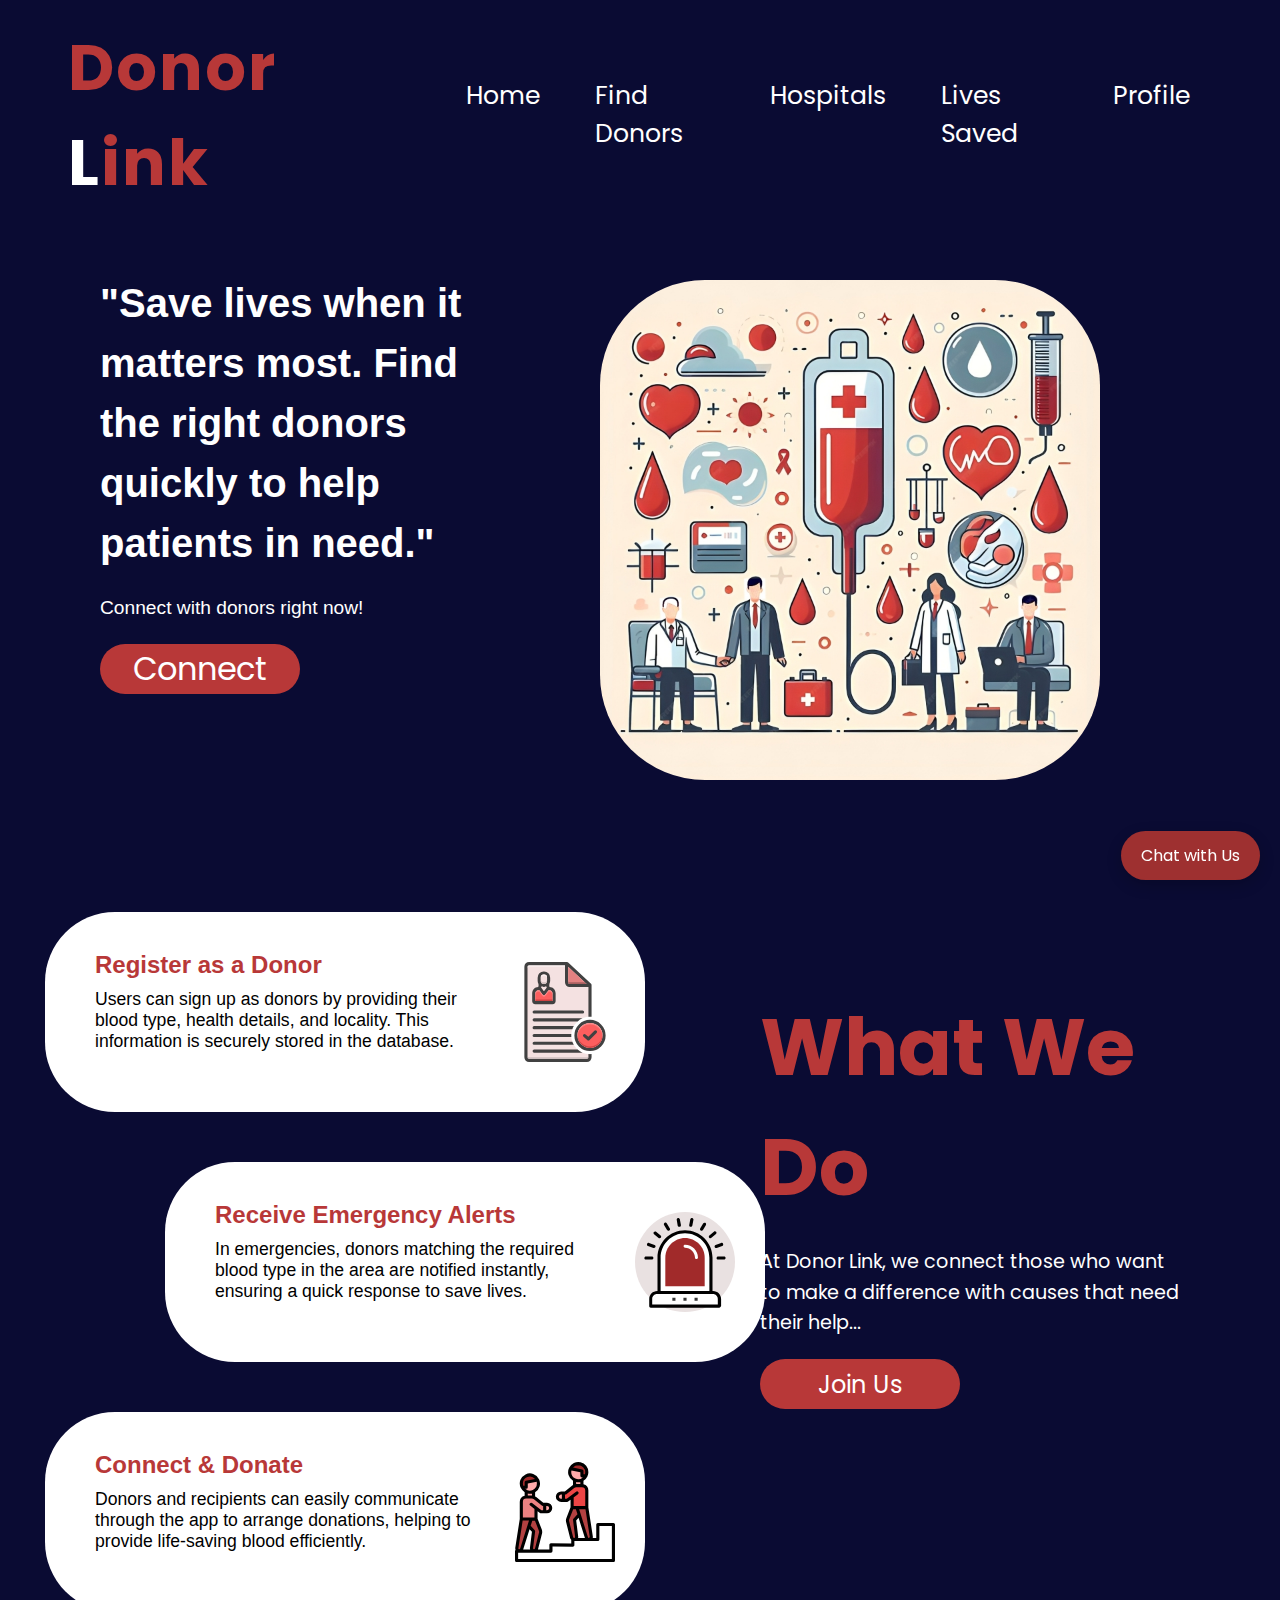
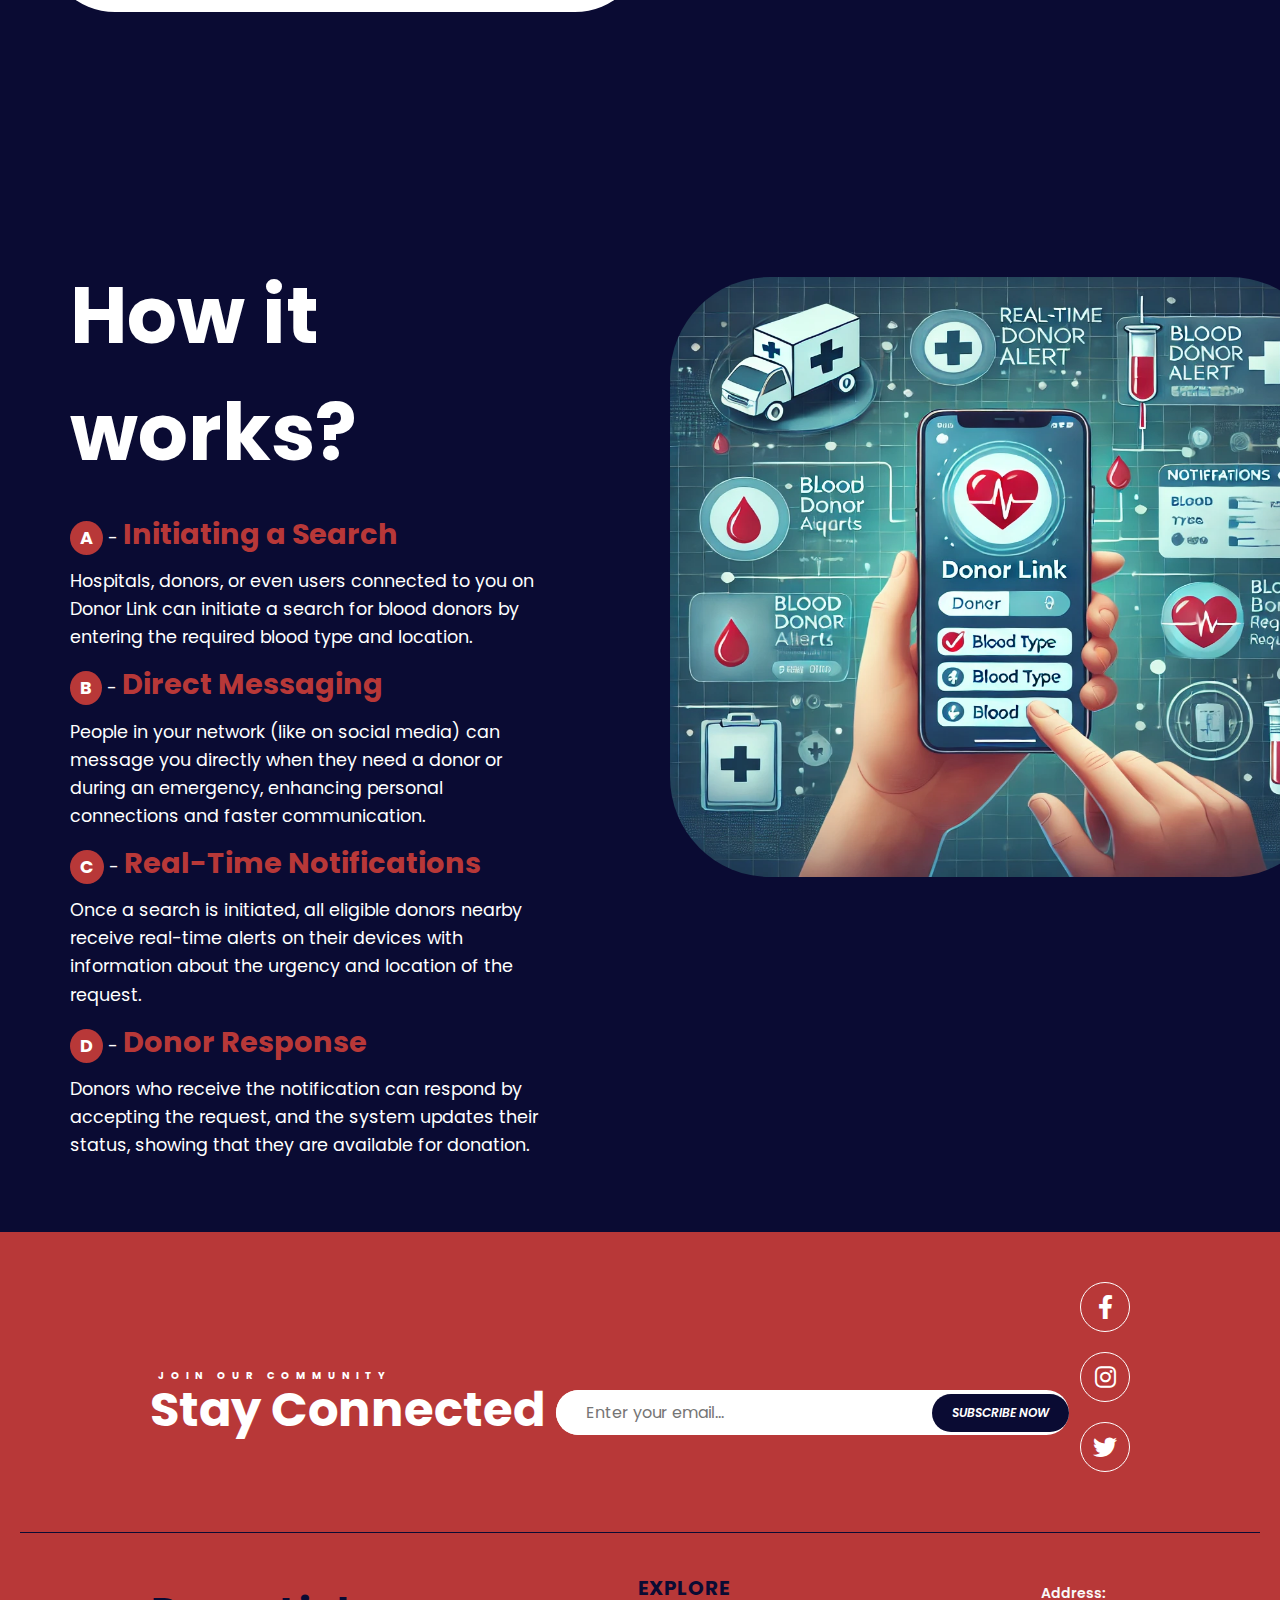
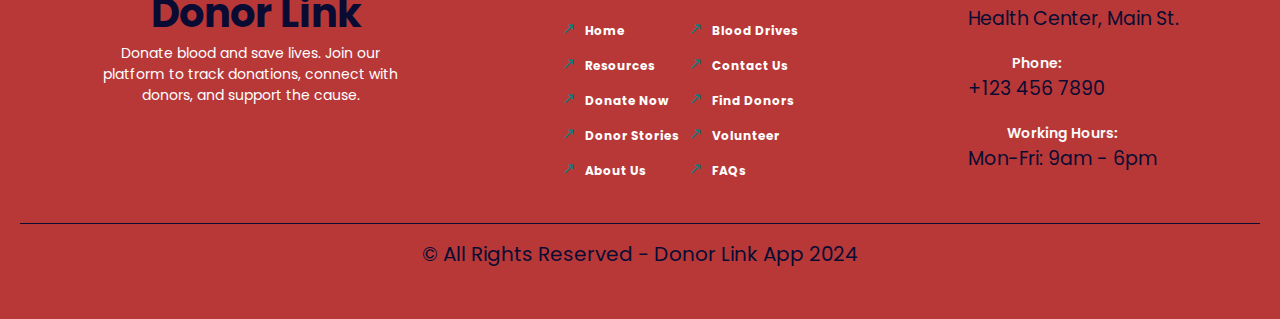
<file: Source Code/index.html>
<!DOCTYPE html>
<html lang="en">

<head>
    <meta charset="UTF-8">
    <meta name="viewport" content="width=device-width, initial-scale=1.0">
    <title>Donor Link</title>
    <link rel="stylesheet" href="style.css">
    <link rel="stylesheet" href="https://cdnjs.cloudflare.com/ajax/libs/font-awesome/6.0.0-beta3/css/all.min.css">
</head>

<body>
   <!-- Header Section -->
<header id="home">
    <div class="logo">
        <h1>Donor <span class="black-letter">L</span>ink</h1>
    </div>
    <div class="nav-links">
        <nav>
            <ul>
                <li><a href="#home">Home</a></li>
                <li><a href="./donor dashboard/index.html">Find Donors</a></li>
                <li><a href="./hospitals/index.html">Hospitals</a></li>
                <li><a href="./connect/index.html">Lives Saved</a></li>
                <li><a href="#" onclick="window.alert(' Profile Coming Soon!')">Profile</a></li>
            </ul>
        </nav>
    </div>
</header>

    <!-- Content Section -->
    <div class="container">
        <div class="left-content">
            <h2>"Save lives when it matters most. Find the right donors quickly to help patients in need."</h2>
            <p>Connect with donors right now!</p>
            <button class="connect-btn" onclick="window.location.href='./donor dashboard/index.html'">Connect</button>
        </div>
        <div class="right-content">
            <img src="images/IMAGE.png" alt="Blood Donation Illustration">
        </div>
    </div>

    <!-- About Section -->
    <div class="what">

        <div class="left">
            <div class="r-1">
                <div class="text-content">
                    <h2 class="text">Register as a Donor</h2>
                    <p class="sub-text">Users can sign up as donors by providing their blood type, health details, and
                        locality. This information is securely stored in the database.</p>
                </div>
                <img src="images/register.svg" alt="Register Icon" class="icon"> <!-- Replace with your icon -->
            </div>
            <div class="r-2">
                <div class="text-content">
                    <h2 class="text">Receive Emergency Alerts</h2>
                    <p class="sub-text">In emergencies, donors matching the required blood type in the area are notified
                        instantly, ensuring a quick response to save lives.</p>
                </div>
                <img src="images/alert.svg" alt="Alert Icon" class="icon"> <!-- Replace with your icon -->
            </div>
            <div class="r-3">
                <div class="text-content">
                    <h2 class="text">Connect & Donate</h2>
                    <p class="sub-text">Donors and recipients can easily communicate through the app to arrange
                        donations, helping to provide life-saving blood efficiently.</p>
                </div>
                <img src="images/help.svg" alt="Donate Icon" class="icon"> <!-- Replace with your icon -->
            </div>
        </div>
        <div class="right">
            <h1>What We Do</h1>
            <p>At Donor Link, we connect those who want to make a difference with causes that need their help...</p>
            <button class="connect-btn-2" onclick="openForm()">Join Us</button>
        </div>
        
        <!-- Modal Form -->
        <div id="joinUsFormModal" class="modal">
          <div class="modal-content">
            <span class="close-button" onclick="closeForm()">&times;</span>
            <h2>Become a Donor</h2>
            <form id="donorForm" onsubmit="submitForm(event)">
              <label for="name">Name:</label>
              <input type="text" id="name" name="name" required>
        
              <label for="email">Email:</label>
              <input type="email" id="email" name="email" required>
        
              <label for="phone">Phone Number:</label>
              <input type="tel" id="phone" name="phone" required>
        
              <label for="address">Address:</label>
              <input type="text" id="address" name="address" required>
        
              <label for="bloodGroup">Blood Group:</label>
              <select id="bloodGroup" name="bloodGroup" required>
                <option value="A+">A+</option>
                <option value="B+">B+</option>
                <option value="O+">O+</option>
                <option value="AB+">AB+</option>
              </select>
        
              <label for="healthConditions">Health Conditions:</label>
              <input type="text" id="healthConditions" name="healthConditions">
        
              <label for="alcohol">Alcohol:</label>
    <div class="radio-group">
        <label for="alcoholYes">
            <input type="radio" id="alcoholYes" name="alcohol" value="yes"> Yes
        </label>
        <label for="alcoholNo">
            <input type="radio" id="alcoholNo" name="alcohol" value="no"> No
        </label>
    </div>

    <label for="smoking">Smoking:</label>
    <div class="radio-group">
        <label for="smokingYes">
            <input type="radio" id="smokingYes" name="smoking" value="yes"> Yes
        </label>
        <label for="smokingNo">
            <input type="radio" id="smokingNo" name="smoking" value="no"> No
        </label>
    </div>
        
              <button type="submit" class="connect-btn-2">Send Request</button>
            </form>
          </div>
        </div>        
    </div>

    <!-- How Section -->
    <div class="how">

        <div class="right-2">
            <h1>How it works?</h1>
            <div class="steps">
                <p><span class="step-label">A</span> - <span class="step-title">Initiating a Search</span></p>
                <p class="description">Hospitals, donors, or even users connected to you on Donor Link can initiate a
                    search for blood donors by entering the required blood type and location.</p>

                <p><span class="step-label">B</span> - <span class="step-title">Direct Messaging</span></p>
                <p class="description">People in your network (like on social media) can message you directly when they
                    need a donor or during an emergency, enhancing personal connections and faster communication.</p>

                <p><span class="step-label">C</span> - <span class="step-title">Real-Time Notifications</span></p>
                <p class="description">Once a search is initiated, all eligible donors nearby receive real-time alerts
                    on their devices with information about the urgency and location of the request.</p>

                <p><span class="step-label">D</span> - <span class="step-title">Donor Response</span></p>
                <p class="description">Donors who receive the notification can respond by accepting the request, and the
                    system updates their status, showing that they are available for donation.</p>
            </div>
        </div>

        <div class="left-2">
            <img src="images/bg4.webp">
        </div>
    </div>

      <!-- Chatbot Button -->
      <div id="chatbot">
        <button id="chatbot-btn" onclick="openChatbot()">Chat with Us</button>
    </div>

    <!-- Chatbot Modal -->
    <div id="chatbot-modal" class="chatbot-modal">
        <div class="chatbot-content">
            <span class="close-btn" onclick="closeChatbot()">×</span>
            <div class="chatbot-header">
                <h3>Donor Link Chatbot</h3>
            </div>
            <div class="chatbot-body">
                <div id="chatbox" class="chatbox"></div>
                <input type="text" id="user-input" placeholder="Ask a question..." />
                <button id="send-btn" onclick="sendMessage()">Send</button>
            </div>
        </div>
    </div>

    <footer class="footer">
        <div class="subscribe">
            <div class="subscribe-stay">
                <h2 id="sn">JOIN OUR COMMUNITY</h2>
                <div class="st">Stay Connected</div>
            </div>
            <div class="subscribe-input-f">
                <div class="in-f">
                    <input type="email" placeholder="Enter your email...">
                </div>
                <div>
                    <button onclick="subscribe()">SUBSCRIBE NOW</button>
                </div>
            </div>
            <div class="social">
                <div class="fb"><i class="fab fa-facebook-f"></i></div>
                <div class="fb"><i class="fab fa-instagram"></i></div>
                <div class="fb"><i class="fab fa-twitter"></i></div>
            </div>
        </div>

        <div class="footer-content">
            <div class="footer-info">
                <!-- <img src="/Main-logo2.png" alt="Logo" class="footer-logo"> -->
                <p><span class="logo-text">Donor Link</span> <br>
                    Donate blood and save lives. Join our platform to track donations, connect with donors, and support the cause.</p>
            </div>
            <div class="footer-explore">
                <h3>Explore</h3>
                <ul>
                    <li><span class="icon-arrow">&#8599;</span><a href="/">Home</a></li>
                    <li><span class="icon-arrow">&#8599;</span><a href="/blood-drives">Blood Drives</a></li>
                    <li><span class="icon-arrow">&#8599;</span><a href="/resources">Resources</a></li>
                    <li><span class="icon-arrow">&#8599;</span><a href="/contact">Contact Us</a></li>
                    <li><span class="icon-arrow">&#8599;</span><a href="/donate">Donate Now</a></li>
                    <li><span class="icon-arrow">&#8599;</span><a href="/find-donors">Find Donors</a></li>
                    <li><span class="icon-arrow">&#8599;</span><a href="/donor-stories">Donor Stories</a></li>
                    <li><span class="icon-arrow">&#8599;</span><a href="/volunteer">Volunteer</a></li>
                    <li><span class="icon-arrow">&#8599;</span><a href="/about-us">About Us</a></li>
                    <li><span class="icon-arrow">&#8599;</span><a href="/faq">FAQs</a></li>
                </ul>
            </div>
            
            <div class="footer-contact">
                <div class="contact-item">
                    <span class="icon"></span>
                    <div class="contact-text">
                        <p class="label">Address:</p>
                        <p>Health Center, Main St.</p>
                    </div>
                </div>
                <div class="contact-item">
                    <span class="icon"></span>
                    <div class="contact-text">
                        <p class="label">Phone:</p>
                        <p>+123 456 7890</p>
                    </div>
                </div>
                <div class="contact-item">
                    <span class="icon"></span>
                    <div class="contact-text">
                        <p class="label">Working Hours:</p>
                        <p>Mon-Fri: 9am - 6pm</p>
                    </div>
                </div>
            </div>
        </div>
        <div class="footer-bottom-separator"></div>
        <div class="footer-bottom">
            <p>© All Rights Reserved - Donor Link App 2024</p>
        </div>
    </footer>


    <script src="script.js"></script>

</body>

</html>
</file>
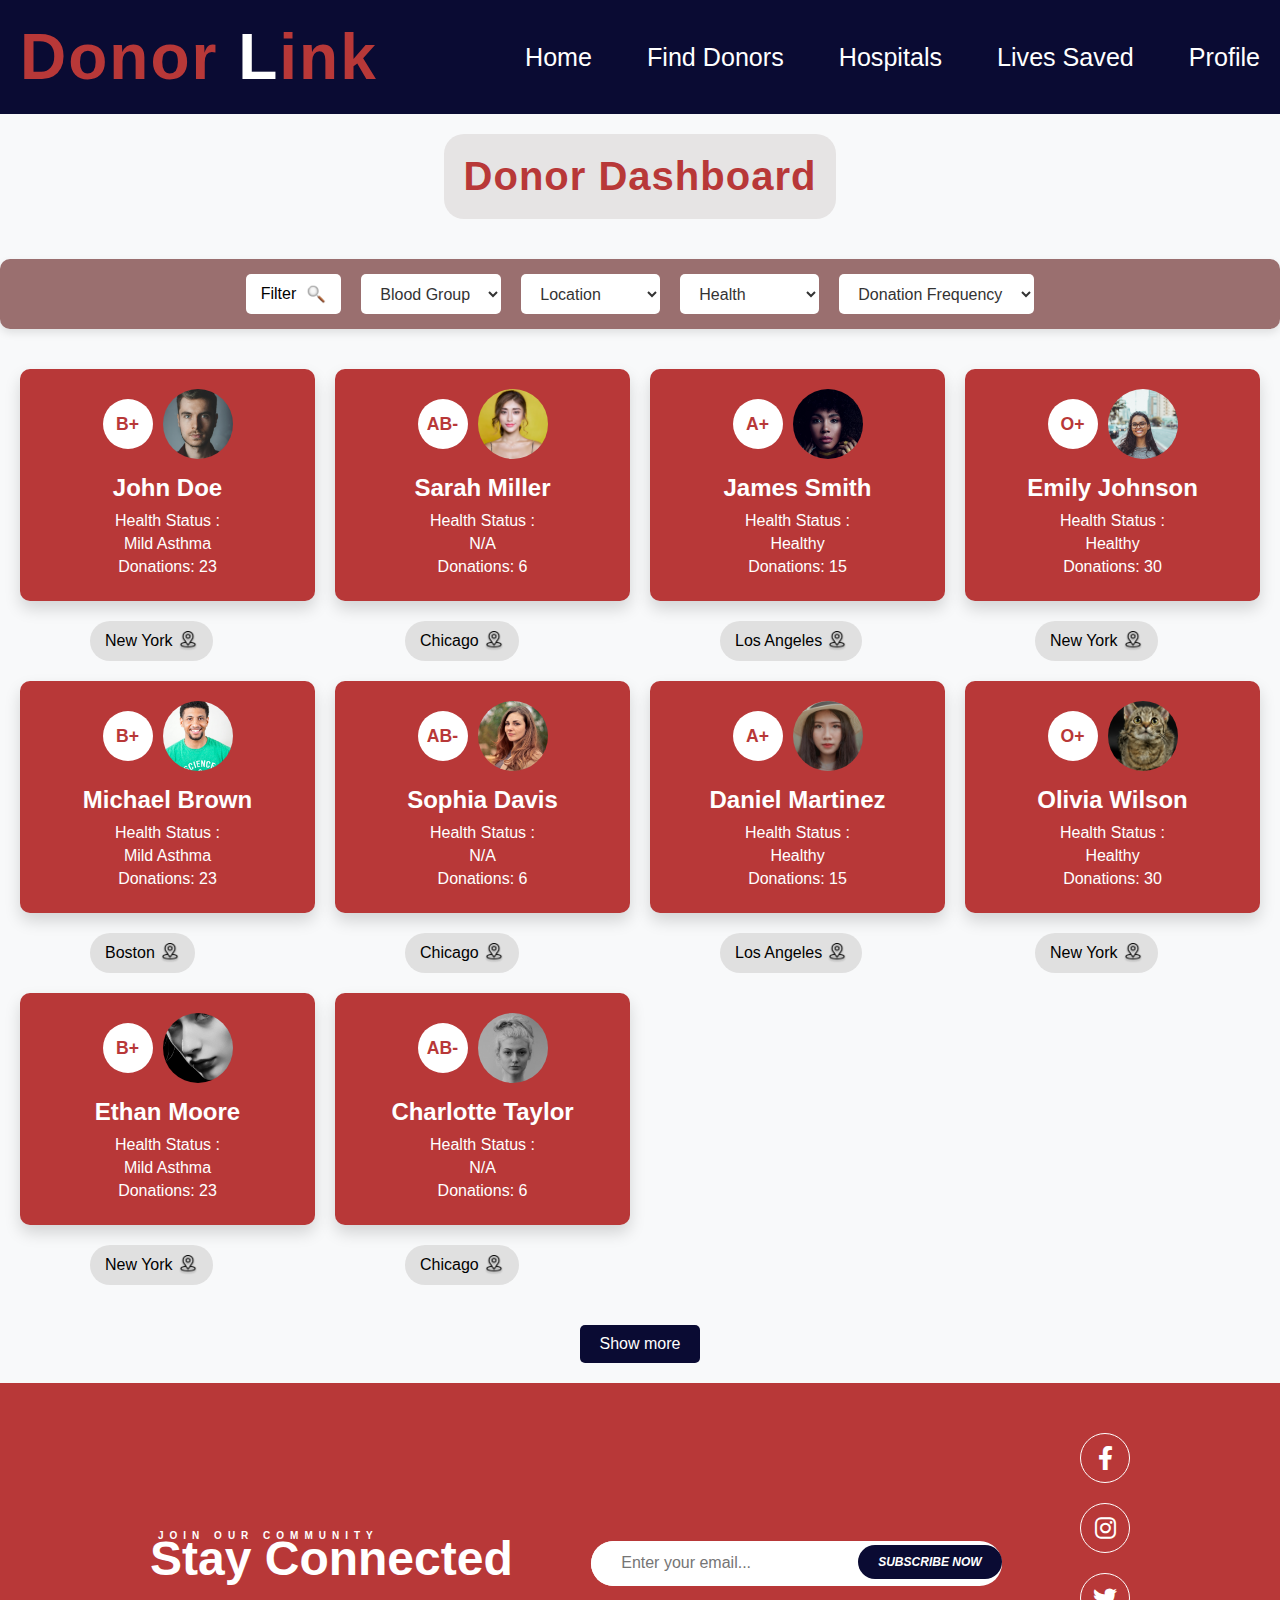
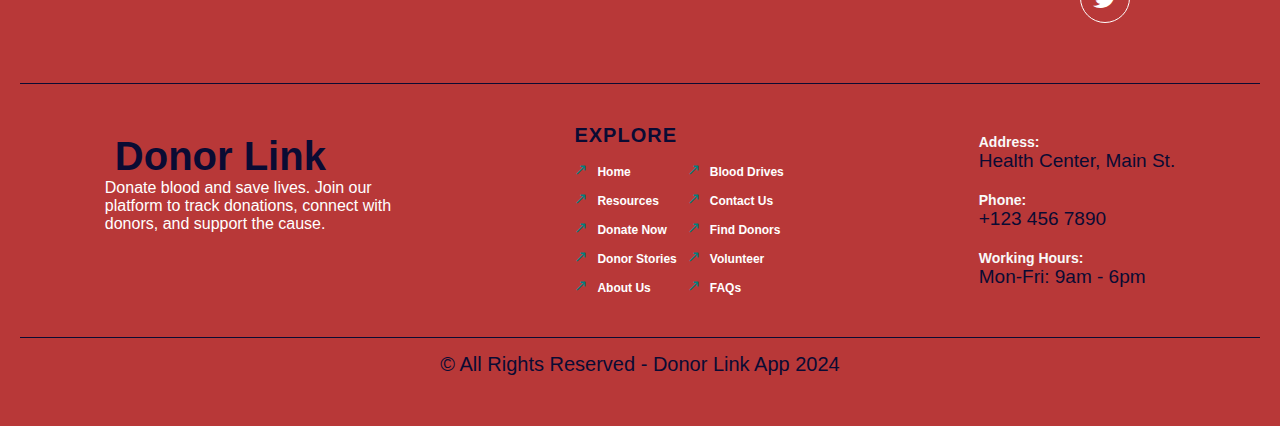
<file: Source Code/donor dashboard/index.html>
<!DOCTYPE html>
<html lang="en">
<head>
  <meta charset="UTF-8">
  <meta name="viewport" content="width=device-width, initial-scale=1.0">
  <title>Donor Dashboard</title>
  <link rel="stylesheet" href="styles.css">
  <link rel="stylesheet" href="https://cdnjs.cloudflare.com/ajax/libs/font-awesome/6.0.0-beta3/css/all.min.css">

</head>
<body>

    <!-- Header Section -->
<header id="home">
  <div class="logo">
      <h1>Donor <span class="black-letter">L</span>ink</h1>
  </div>
  <div class="nav-links">
      <nav>
          <ul>
              <li><a href="#home">Home</a></li>
              <li><a href="#">Find Donors</a></li>
              <li><a href="#">Hospitals</a></li>
              <li><a href="#">Lives Saved</a></li>
              <li><a href="#">Profile</a></li>
          </ul>
      </nav>
  </div>
</header>

  <div class="dashboard-header">
    <h1>Donor Dashboard</h1>
  </div>

  <!-- Filter Bar -->
  <div class="filter-bar">
    <button class="filter-button" onclick="filterDonors()">
      Filter <img src="images/glass.png" alt="Search Icon" class="icon">
    </button>
    
    <select id="bloodGroupFilter" class="dropdown">
      <option value="">Blood Group</option>
      <option value="A+">A+</option>
      <option value="A-">A-</option>
      <option value="B+">B+</option>
      <option value="B-">B-</option>
      <option value="AB+">AB+</option>
      <option value="AB-">AB-</option>
      <option value="O+">O+</option>
      <option value="O-">O-</option>
    </select>

    <select id="locationFilter" class="dropdown">
      <option value="">Location</option>
      <option value="New York">New York</option>
      <option value="Los Angeles">Los Angeles</option>
      <option value="Chicago">Chicago</option>
      <!-- Add other locations as needed -->
    </select>

    <select id="healthFilter" class="dropdown">
      <option value="">Health</option>
      <option value="Healthy">Healthy</option>
      <option value="Mild Asthma">Mild Asthma</option>
      <option value="N/A">N/A</option>
      <!-- Add other health statuses as needed -->
    </select>

    <select id="donationFrequencyFilter" class="dropdown">
      <option value="">Donation Frequency</option>
      <option value="Frequent">Frequent</option>
      <option value="Occasional">Occasional</option>
      <option value="Rare">Rare</option>
    </select>
  </div>

  <div class="donor-container" id="donorContainer"></div>
  <button class="show-more" onclick="loadMore()">Show more</button>

  <footer class="footer">
    <div class="subscribe">
        <div class="subscribe-stay">
            <h2 id="sn">JOIN OUR COMMUNITY</h2>
            <div class="st">Stay Connected</div>
        </div>
        <div class="subscribe-input-f">
            <div class="in-f">
                <input type="email" placeholder="Enter your email...">
            </div>
            <div>
                <button onclick="subscribe()">SUBSCRIBE NOW</button>
            </div>
        </div>
        <div class="social">
            <div class="fb"><i class="fab fa-facebook-f"></i></div>
            <div class="fb"><i class="fab fa-instagram"></i></div>
            <div class="fb"><i class="fab fa-twitter"></i></div>
        </div>
    </div>

    <div class="footer-content">
        <div class="footer-info">
            <!-- <img src="/Main-logo2.png" alt="Logo" class="footer-logo"> -->
            <p><span class="logo-text">Donor Link</span> <br>
                Donate blood and save lives. Join our platform to track donations, connect with donors, and support the cause.</p>
        </div>
        <div class="footer-explore">
            <h3>Explore</h3>
            <ul>
                <li><span class="icon-arrow">&#8599;</span><a href="/">Home</a></li>
                <li><span class="icon-arrow">&#8599;</span><a href="/blood-drives">Blood Drives</a></li>
                <li><span class="icon-arrow">&#8599;</span><a href="/resources">Resources</a></li>
                <li><span class="icon-arrow">&#8599;</span><a href="/contact">Contact Us</a></li>
                <li><span class="icon-arrow">&#8599;</span><a href="/donate">Donate Now</a></li>
                <li><span class="icon-arrow">&#8599;</span><a href="/find-donors">Find Donors</a></li>
                <li><span class="icon-arrow">&#8599;</span><a href="/donor-stories">Donor Stories</a></li>
                <li><span class="icon-arrow">&#8599;</span><a href="/volunteer">Volunteer</a></li>
                <li><span class="icon-arrow">&#8599;</span><a href="/about-us">About Us</a></li>
                <li><span class="icon-arrow">&#8599;</span><a href="/faq">FAQs</a></li>
            </ul>
        </div>
        
        <div class="footer-contact">
            <div class="contact-item">
                <span class="icon"></span>
                <div class="contact-text">
                    <p class="label">Address:</p>
                    <p>Health Center, Main St.</p>
                </div>
            </div>
            <div class="contact-item">
                <span class="icon"></span>
                <div class="contact-text">
                    <p class="label">Phone:</p>
                    <p>+123 456 7890</p>
                </div>
            </div>
            <div class="contact-item">
                <span class="icon"></span>
                <div class="contact-text">
                    <p class="label">Working Hours:</p>
                    <p>Mon-Fri: 9am - 6pm</p>
                </div>
            </div>
        </div>
    </div>
    <div class="footer-bottom-separator"></div>
    <div class="footer-bottom">
        <p>© All Rights Reserved - Donor Link App 2024</p>
    </div>
</footer>
  <script src="script.js"></script>
</body>
</html>
</file>
<file: Source Code/style.css>
/* General Styles */

@import url('https://fonts.googleapis.com/css?family=Poppins:200,300,400,500,600,700,800,900&display=swap');

* {
    margin: 0;
    padding: 0;
    box-sizing: border-box;
    font-family: 'Poppins', sans-serif;
}

body {
    font-family: 'Arial', sans-serif;
    background-color: #0A0B33;
    color: #FFFFFF;
    height: 300vh;
}

/* Header Styles */
header {
    display: flex;
    justify-content: space-between;
    align-items: center;
    padding: 20px;
    background-color: #0A0B33;
    margin-right: 70px;
    margin-left: 48px;
    /* border-bottom: 1px solid #fff; */ /* Removed this line */
}

header .logo {
    font-size: 2em;
    letter-spacing: 2px;
    color: hwb(0 22% 28%);
}

header .logo .black-letter {
    color: hsl(0, 0%, 100%); /* Make the 'L' black */
}

.nav-links {
    display: flex;
    justify-content: flex-end;
}

.nav-links ul {
    display: flex;
    list-style: none;
}

.nav-links ul li {
    margin-left: 55px;
    position: relative;
}

.nav-links ul li a {
    text-decoration: none;
    color: #ffffff;
    font-size: 1.57em;
    /* font-weight: bold; */
}

.nav-links ul li a:after {
    content: "";
    position: absolute;
    background-color: hwb(0 22% 28%);
    height: 3px;
    width: 0; /* Initially, the width is 0 */
    left: 0;
    bottom: -10px; /* Distance from the bottom of the link */
    transition: width 0.7s ease-in-out; /* Smooth transition */
}

.nav-links ul li a:hover:after {
    width: 100%; /* On hover, the width expands to 100% */
}

/* Container Section */
.container {
    display: flex;
    justify-content: space-between;
    align-items: center;
    margin-top: 100px;
    padding-left: 50px;
    padding-right: 90px;
    margin-right: 120px;
    margin-bottom: 500px;
    width: 100%;
    margin: 0 auto;
    /* background-color: red; */
}

.left-content {
    width: 50%; /* Adjusted width */
    margin-left: 50px; /* Adjusted the margin for better alignment */
    padding-right: 100px;
}

.left-content p {
    font-family :'Lucida Sans', 'Lucida Sans Regular', 'Lucida Grande', 'Lucida Sans Unicode', Geneva, Verdana, sans-serif;
    font-size: 1.2em;
    line-height: 1.6;
    margin-bottom: 20px;
    color: hsl(0, 0%, 100%);
}

.left-content h2 {
    font-family: 'Arial', sans-serif;
    font-size: 2.5em;
    line-height: 1.5;
    color: #FFFFFF;
    margin-bottom: 20px;
}

.connect-btn {
    width: 200px;
    height: 50px;
    border: none;
    color: white;
    background-color: hwb(0 22% 28%);
    border-radius: 50px;
    font-size: 2rem;
    cursor: pointer;
    position: relative;
    box-shadow: inset 10 10 10 0 hwb(0 100% 0%);
    transition: box-shadow 0.7s ease-out;
}

/* Hover effect */
.connect-btn:hover {
    box-shadow: inset 300px 0 0 0 hsl(0, 0%, 100%);
    color: #b83838;
    border: none;
}

.connect-btn-2 {
    width: 200px;
    height: 50px;
    border: none;
    color: white;
    background-color: hwb(0 22% 28%);
    border-radius: 50px;
    font-size: 1.5rem;
    cursor: pointer;
    position: relative;
    box-shadow: inset 10 10 10 0 hwb(0 100% 0%);
    transition: box-shadow 0.7s ease-out;
}

/* Hover effect */
.connect-btn-2:hover {
    box-shadow: inset 300px 0 0 0 hsl(0, 0%, 100%);
    color: #b83838;
    border: none;
}

.right-content img {
    width: 500px;
    height: auto;
    border-radius: 105px;
    margin-left: 50px; /* Adjusted for better alignment */
    position: relative;
    right: 90px;
    top: 50px;
}

/* Added Section for Fine Tuning Alignment */
.container {
    gap: 30px; /* Adds spacing between left and right content */
}

.left-content {
    text-align: left; /* Ensure the text is left-aligned */
}

.right-content {
    text-align: center; /* Ensure the image is center-aligned */
}

/*  WHat we do */

.what {
    margin-top: 150px;
    width: 100%;
    height: 100vh;
    /* background-color: red; */
    display: flex;
}

.left{
    margin-left: 20px;
    width: 50%;
    height: 100%;
    position: relative;
    /* background-color: black; */
    padding: 25px;
}

.right
{
    padding: 100px;
    width: 50%;
    height: 100%;
    /* background-color: yellow; */
    position: relative;
}


/* Heading Styles */
.right h1 {
    font-size: 5em;
    font-weight: bold;
    color: hwb(0 22% 28%);
    margin-bottom: 20px;
}

/* Paragraph Styles */
.right p {
    font-size: 1.2em;
    line-height: 1.6;
    margin-bottom: 20px;
    color: hsl(0, 0%, 100%);
}

.right p + p {
    margin-top: 10px;
}



.r-1{
    width: 600px;
    height: 200px;
    background-color: white;
    border-radius: 70px;
    position: relative;
    margin-bottom: 50px;
    padding-left: 50px;
    padding-top: 39px;
}


.r-2{
    width: 600px;
    height: 200px;
    background-color: white;
    border-radius: 70px;
    position: relative;
    margin-bottom: 50px;
    left: 120px;
    padding-left: 50px;
    padding-top: 39px;    
}

.r-3{
    width: 600px;
    height: 200px;
    background-color: white;
    border-radius: 70px;
    position: relative;
    margin-bottom: 50px;
    padding-left: 50px;
    padding-top: 39px;
}

/* For positioning the icons on the right */
.icon {
    position: absolute;
    right: 30px; /* Adjust distance from the right side */
    top: 50%; /* Vertically center the icon */
    transform: translateY(-50%);
    width: 70px; /* Adjust size as needed */
    height: 70px; /* Adjust size as needed */
}

/* Optional: If you want the icons slightly smaller */
.r-2 .icon, .r-3 .icon, .r-1 .icon {
    width: 100px;
    height: 100px;
}

.how{
    /* background-color: red; */
    height: 105vh;
    display: flex;
    margin-bottom: 100px;
}

.text {
    color: hwb(0 22% 28%);
    font-family: 'Arial', sans-serif;
    font-weight: bold;
}

.sub-text {
    margin-top: 10px;
    padding-right: 150px;
    color: #000000;
    font-size: 1.1rem;
    margin-bottom: 50px;
    font-family: 'Lucida Sans', 'Lucida Sans Regular', 'Lucida Grande', 'Lucida Sans Unicode', Geneva, Verdana, sans-serif;
}

.left-2{
    width: 50%;
    height: 100vh;
    position: relative;
    /* background-color: black; */
    margin-right: 20px;
}

.left-2 img{
    margin-top:40px;
    padding: 50px;
    width: 760px;
    height: 700px;
    border-radius: 150px;
}

.right-2{
    width: 50%; 
    height: 100vh;
    position: relative;
    /* background-color: black; */
    padding: 70px;
}

.bg{
    height: 100px;
    width: 200px;
    padding: 50px;
    border-radius: 50px;
}

.right-2 h1 {
    color: white;
    font-size: 4.9rem;
    margin-bottom: 20px;
}

.steps p {
    font-size: 1.1rem;
    line-height: 1.6;
    margin-bottom: 10px;
    color: #FFFFFF;
}

.step-label {
    color: white;
    background-color: #b83838;
    font-weight: bold;
    padding: 5px 10px;
    border-radius: 50%;
}

.step-title {
    font-weight: bold;
    color: #b83838;
    font-size: 1.8rem;
}


.footer {
    background-color: #0a0b33;
    color: white;
    padding: 30px 20px;
    text-align: center;
    font-size: 14px;
  }
  
/* Updated styles.css */
.top-section {
    display: flex;
    justify-content: center;
    align-items: center;
    gap: 20px; /* Space between the heading and button */
    padding-bottom: 20px;
  }
  
  .main-heading {
    font-size: 1.5em;
    color: #b83838;
    margin: 0; /* Remove default margin for better alignment */
  }
  
  .cta-button {
    background-color: #b83838;
    color: white;
    border: none;
    padding: 10px 20px;
    cursor: pointer;
    transition: transform 0.3s;
  }
  
  .cta-button:hover {
    transform: scale(1.05);
  }
  
  .separator {
    height: 1px;
    background-color: #444;
    margin: 20px 0;
  }
  
  .trusted-section {
    margin-bottom: 20px;
  }
  
  .hospital-logos span {
    margin: 0 15px;
    font-weight: bold;
  }
  
  .footer-links {
    display: flex;
    justify-content: space-around;
    margin-top: 20px;
    text-align: left;
  }
  
  .link-column {
    display: flex;
    flex-direction: column;
    gap: 5px;
  }
  
  .link-column a {
    color: white;
    text-decoration: none;
    transition: color 0.3s;
  }
  
  .link-column a:hover {
    color: #b83838;
  }
  
  .bottom-section {
    display: flex;
    justify-content: center;
    align-items: center;
    gap: 20px;
    margin-top: 20px;
  }
  
  .language-button {
    background: none;
    border: 1px solid #b83838;
    color: #b83838;
    padding: 5px 15px;
    cursor: pointer;
    transition: background-color 0.3s, color 0.3s;
  }
  
  .language-button:hover {
    background-color: #b83838;
    color: white;
  }
/* styles.css */
.overlay {
    display: block; /* Make sure it is initially hidden */
    position: fixed;
    top: 0;
    left: 0;
    width: 100%;
    height: 100%;
    background-color: rgba(0, 0, 0, 0.6); /* Semi-transparent background */
    z-index: 999;
  }
  
  .popup {
    display: block; /* Make sure it is visible when created */
    position: fixed;
    top: 50%;
    left: 50%;
    transform: translate(-50%, -50%);
    background-color: white;
    color: #0A0B33;
    border: 2px solid #b83838;
    padding: 20px;
    z-index: 1000;
  }
  
  .popup h3 {
    margin-top: 0;
    color: #b83838;
  }
  
  .footer {
    background-color: #b83838;
    color: #fff;
    font-family: Helvetica, sans-serif;
    padding: 50px 20px;
    width: 100%;
    box-sizing: border-box;
}

/* Logo Styling */
.footer-logo {
    width: 100px;
    margin-bottom: 15px;
}

.logo-text {
    font-weight: bold;
    font-size: 40px;
    color: #0a0b33;
    margin-left: 10px;
}

/* Subscribe Section */
.subscribe {
    text-align: center;
    margin-bottom: 50px;
    display: flex;
    flex-wrap: wrap;
    justify-content: space-between;
    align-items: center;
    padding: 0 130px;
    border-bottom: 1px solid #0A0B33;
}

.subscribe-stay {
    color: white;
    text-align: start;
}

#sn {
    font-size: 10px;
    font-weight: bold;
    letter-spacing: 6px;
    color: #fff;
    padding-left: 8px;
}

.st {
    font-size: 48px;
    font-weight: bold;
    margin-top: -10px;
}

.subscribe-input-f {
    display: flex;
    justify-content: center;
    margin-top: 10px;
    background-color: #fff;
    border-radius: 50px;
}

.subscribe-input-f input {
    padding: 10px 30px;
    font-size: 16px;
    border: none;
    border-radius: 50px;
    height: 45px;
    color: #0A0B33;
    outline: none;
}

.subscribe-input-f button {
    padding: 10px 20px;
    font-size: 12px;
    background-color: #0A0B33;
    color: #fff;
    border: none;
    border-radius: 50px;
    cursor: pointer;
    font-style: italic;
    font-weight: 600;
    position: relative;
    top: 4px;
    transition: background-color 0.3s ease;
}

.subscribe-input-f button:hover {
    background-color: hsla(0, 53%, 47%, 0.321);
    color: #0A0B33;
}

.social{
    margin-bottom: 40px;
}

/* Social Media Icons */
.social .fb {
    width: 50px;
    height: 50px;
    border-radius: 50%;
    border: 1px solid #fff;
    display: flex;
    align-items: center;
    justify-content: center;
    color: #fff;
    font-size: 24px;
    transition: transform 0.2s ease, color 0.3s ease;
    margin-bottom: 20px;
}

.social .fb:hover {
    color: #b83838;
    background-color: #fff;
    transform: scale(1.1);
}

/* Footer Content */
.footer-content {
    display: flex;
    justify-content: space-around;
    margin-bottom: 20px;
    flex-wrap: wrap;
}

.footer-info, .footer-contact {
    max-width: 300px;
}

/* Footer Address & Contact Styling */
.footer-contact .contact-item {
    display: flex;
    align-items: start;
    margin-bottom: 20px;
}

.footer-contact .contact-item .icon-footer {
    font-size: 20px;
    color: #008080;
    margin-right: 10px;
}

.contact-text .label {
    font-weight: 600;
    font-size: 14px;
    color: #f9f9f9;
}

.contact-text p {
    margin: 0;
    font-size: 19px;
    color: #0a0b33;
}

/* Explore Section Styling */
.footer-explore {
    padding: 20px 0;
    margin-top: -30px;
}

.footer-explore h3 {
    font-size: 20px;
    color: #0A0B33;
    margin-bottom: 15px;
    text-transform: uppercase;
    letter-spacing: 1px;
}

.footer-explore ul {
    list-style-type: none;
    padding: 0;
    display: grid;
    grid-template-columns: repeat(2, 1fr); /* Two columns */
    gap: 10px;
}

.footer-explore ul li {
    display: flex;
    align-items: center;
}

.footer-explore ul li a {
    color: #fff;
    text-decoration: none;
    font-size: 12px;
    margin-left: 5px;
    font-weight: bold;
    transition: color 0.2s ease, transform 0.2s ease;
}

.footer-explore ul li a:hover {
    color: #0a0b33;
    transform: scale(1.05);
}

.footer-explore ul li .icon-arrow {
    font-size: 16px;
    color: #008080;
    margin-right: 5px;
    transition: color 0.2s ease, transform 0.2s ease; /* Transition for hover effect */
    position: relative;
    top: -2px; /* Move icon slightly up */
}

.footer-explore ul li:hover .icon-arrow {
    color: #c0bebe;
    transform: scale(1.2); /* Scale up slightly */
}

/* Footer Bottom */
.footer-bottom {
    text-align: center;
    font-size: 12px;
    color: #585858;
    border-top: 1px solid #0A0B33;
    padding-top: 15px;
}

.footer-bottom p {
    color: #0A0B33;
    margin: 0;
    font-size: 20px;
}

/* Mobile Styling */
@media screen and (max-width: 768px) {
    .subscribe {
        flex-direction: column;
        padding: 0 20px;
    }

    #sn {
        font-size: 8px;
    }

    .st {
        font-size: 32px;
    }

    .subscribe-input-f {
        flex-direction: column;
        width: 100%;
    }

    .footer-content {
        flex-direction: column;
        align-items: center;
        padding: 0 20px;
    }

    .footer-info,
    .footer-explore,
    .footer-contact {
        margin-bottom: 20px;
        text-align: center;
    }

    .footer-explore ul {
        grid-template-columns: 1fr;
    }
}

@media screen and (max-width: 480px) {
    .footer-info h3,
    .footer-explore h3 {
        font-size: 18px;
    }

    .footer-info p {
        font-size: 10px;
    }

    .contact-text .label {
        font-size: 14px;
    }

    .footer-bottom {
        font-size: 10px;
    }
}

/* Modal Overlay */
.modal {
    display: none; /* Hidden by default */
    position: fixed;
    top: 0;
    left: 0;
    width: 100vw;
    height: 100vh;
    background-color: rgba(0, 0, 0, 0.7); /* Darker background */
    /* display: flex; */
    align-items: center;
    justify-content: center;
    z-index: 1000;
}

/* Modal Content Box */
.modal-content {
    background-color: #fff;
    width: 70%; /* Modal width adjusted */
    max-width: 800px; /* Limits the width */
    max-height: 90vh; /* Prevents overflow on large screens */
    padding: 40px;
    border-radius: 15px;
    box-shadow: 0 10px 40px rgba(0, 0, 0, 0.1);
    position: relative;
    overflow-y: auto;
    box-sizing: border-box;
    transition: all 0.3s ease-in-out;
    /* display: none ; */
}

/* Close Button */
.close-button {
    position: absolute;
    top: 10px;
    right: 10px;
    font-size: 1.6rem;
    color: #b83838;
    cursor: pointer;
    background: none;
    border: none;
    transition: color 0.3s ease;
}

.close-button:hover {
    color: #9e3030;
}

/* Form Title */
.modal-content h2 {
    text-align: center;
    color: #b83838;
    margin-bottom: 25px;
    font-size: 1.8rem;
    font-weight: 700;
    letter-spacing: 1px;
}

/* Label Style */
.modal-content label {
    display: block;
    margin-top: 20px;
    color: #333;
    font-weight: 500;
    font-size: 1rem;
}

/* Input and Select Fields */
.modal-content input[type="text"],
.modal-content input[type="email"],
.modal-content input[type="tel"],
.modal-content select {
    width: 100%;
    padding: 12px;
    margin-top: 8px;
    border-radius: 8px;
    border: 1px solid #ccc;
    font-size: 1rem;
    box-sizing: border-box;
    transition: all 0.3s ease;
    background-color: #fafafa;
}

/* Input Fields Focus Effect */
.modal-content input[type="text"]:focus,
.modal-content input[type="email"]:focus,
.modal-content input[type="tel"]:focus,
.modal-content select:focus {
    border-color: #b83838;
    outline: none;
    background-color: #fff;
}

/* Radio Button Style */
.modal-content input[type="radio"] {
    width: auto;
    margin-right: 10px;
}

/* Smoothed Radio Button Labels */
.modal-content label[for="alcoholYes"],
.modal-content label[for="alcoholNo"],
.modal-content label[for="smokingYes"],
.modal-content label[for="smokingNo"] {
    font-weight: 500;
    color: #b83838;
    margin-right: 15px;
    font-size: 1rem;
}

/* Button Styling */
.modal-content button {
    background-color: #b83838;
    color: #fff;
    padding: 15px 25px;
    border: none;
    border-radius: 5px;
    font-size: 1.1rem;
    font-weight: 600;
    margin-top: 20px;
    cursor: pointer;
    transition: background-color 0.3s ease;
}

.modal-content button:hover {
    background-color: #a83232;
}

/* Responsive Adjustment */
@media (max-width: 768px) {
    .modal-content {
        width: 90%;
        padding: 30px;
    }
}

@media (max-width: 480px) {
    .modal-content h2 {
        font-size: 1.5rem;
    }
    .modal-content input[type="text"],
    .modal-content input[type="email"],
    .modal-content input[type="tel"],
    .modal-content select {
        padding: 10px;
        font-size: 0.9rem;
    }
}

/* General Chatbot Styles */
#chatbot {
    position: fixed;
    bottom: 20px;
    right: 20px;
    z-index: 1000;
}

#chatbot-btn {
    background-color: #9e3030;
    color: white;
    border: none;
    padding: 12px 20px;
    font-size: 16px;
    border-radius: 30px;
    cursor: pointer;
    box-shadow: 0 5px 15px rgba(0, 0, 0, 0.2);
    transition: background-color 0.3s;
}

#chatbot-btn:hover {
    background-color: white;
    color: #a83232;
}

/* Chatbot Modal Styling */
.chatbot-modal {
    display: none;
    position: fixed;
    bottom: 20px;
    right: 20px;
    width: 300px;
    height: 400px;
    background-color: #fff;
    border-radius: 10px;
    box-shadow: 0 5px 15px rgba(0, 0, 0, 0.2);
    z-index: 1000;
    overflow: hidden;
    animation: fadeIn 0.3s ease-in-out;
}

.chatbot-content {
    display: flex;
    flex-direction: column;
    height: 100%;
}

.chatbot-header {
    background-color: #0A0B33;
    color: white;
    padding: 10px;
    text-align: center;
    font-size: 18px;
    border-top-left-radius: 10px;
    border-top-right-radius: 10px;
}

.chatbot-body {
    display: flex;
    flex-direction: column;
    height: 100%;
    padding: 10px;
    overflow-y: auto;
    background-color: #f9f9f9;
}

.chatbox {
    flex-grow: 1;
    overflow-y: auto;
    padding: 10px;
    background-color: #fff;
    border-radius: 5px;
    max-height: 250px;
    margin-bottom: 10px;
    box-shadow: 0 0 5px rgba(0, 0, 0, 0.1);
}

#user-input {
    padding: 10px;
    border: 1px solid #ccc;
    border-radius: 5px;
    width: calc(100% - 60px);
}

#send-btn {
    background-color: #0A0B33;
    color: white;
    border: none;
    padding: 10px;
    border-radius: 5px;
    cursor: pointer;
    margin-left: 10px;
}

#send-btn:hover {
    background-color: #0A0B33;
}

.close-btn {
    font-size: 24px;
    color: #aaa;
    cursor: pointer;
    position: absolute;
    top: 10px;
    right: 10px;
}

.close-btn:hover {
    color: #333;
}

/* Animation for fading in the chatbot */
@keyframes fadeIn {
    from {
        opacity: 0;
    }
    to {
        opacity: 1;
    }
}
#chatbox {
    max-height: 400px;
    overflow-y: auto;
    padding: 10px;
}
.user-msg {
    color: blue;
    font-weight: bold;
}
.bot-msg {
    color: green;
    font-weight: bold;
}
</file>
<file: Source Code/donor dashboard/styles.css>
/* General Reset */
* {
    margin: 0;
    padding: 0;
    box-sizing: border-box;
}

/* Body Styling */
body {
    font-family: Arial, sans-serif;
    background-color: #f8f9fa;
    color: #333;

}

/* Header Styling */
.dashboard-header {
    display: flex;
    justify-content: center;
    align-items: center;
    color: white;
    padding: 20px;
    border-radius: 10px;
    /* box-shadow: 0 4px 8px rgba(0, 0, 0, 0.1); */
}

.dashboard-header h1 {
    font-size: 2.5em;
    background-color: #E6E4E4;
   color: #b83838;
    padding: 20px;
    border-radius: 20px;
    font-weight: bold;
    letter-spacing: 1px;
    margin: 0;
}

/* Filter Bar Styling */
.filter-bar {
    display: flex;
    justify-content: center;
    flex-wrap: wrap;
    gap: 20px;
    padding: 15px;
    margin: 20px 0;
    background-color: #9A6F6F;
    border-radius: 10px;
    box-shadow: 0 4px 8px rgba(0, 0, 0, 0.1);
}

.filter-bar select, .filter-bar .filter-button {
    padding: 10px 15px;
    border: none;
    border-radius: 5px;
    background-color: #ffffff;
    color: #333;
    font-size: 1em;
    cursor: pointer;
    transition: background-color 0.3s ease, transform 0.2s ease;
}

.filter-bar .filter-button {
    display: flex;
    align-items: center;
    gap: 10px;
    /* background-color: #ff4d4d; */
    color: black;
}

.filter-bar .filter-button:hover, .filter-bar select:hover {
    /* background-color: #e84141; */
    transform: scale(1.05);
}

.icon {
    width: 20px;
    height: 20px;
}

/* Donor Container and Cards */
.donor-container {
    display: grid;
    grid-template-columns: repeat(auto-fit, minmax(250px, 1fr));
    gap: 20px;
    padding: 20px;
    padding-left: 20px;
    padding-right: 20px;
}

.donor-card {
    background-color: #b83838;
    color: white;
    border-radius: 10px;
    padding: 20px;
    text-align: center;
    box-shadow: 0 8px 16px rgba(0, 0, 0, 0.15);
    transition: transform 0.3s ease, box-shadow 0.3s ease;
    margin-left: 0;
    margin-bottom: 0;
}

.donor-card:hover {
    transform: scale(1.05);
    box-shadow: 0 12px 20px rgba(0, 0, 0, 0.2);
}

.donor-top-section {
    display: flex;
    align-items: center;
    justify-content: center;
    margin-bottom: 15px;
}

/* Blood Group Circle */
.blood-group-circle {
    background-color: #ffffff;
    color: #b83838;
    border-radius: 50%;
    width: 50px;
    height: 50px;
    display: flex;
    align-items: center;
    justify-content: center;
    font-weight: bold;
    font-size: 1.1em;
    margin-right: 10px;
}

/* Donor Image */
.donor-image-container {
    border-radius: 50%;
    overflow: hidden;
    width: 70px;
    height: 70px;
}

.donor-image {
    width: 100%;
    height: 100%;
    object-fit: cover;
}

/* Donor Information */
.donor-name {
    font-size: 1.5em;
    font-weight: 600;
    margin: 10px 0;
}

.donor-health, .donor-donations {
    font-size: 1em;
    margin: 5px 0;
}

.show-more {
    display: flex;
    align-items: center;
    justify-content: center;
    gap: 8px; /* Space between text and icon */
    margin: 20px auto;
    padding: 10px 20px;
    background-color: #0a0b33;
    color: white;
    border: none;
    border-radius: 5px;
    cursor: pointer;
    font-size: 1em;
    transition: background-color 0.3s ease, transform 0.2s ease;
}

.show-more:hover {
    background-color: #080828;
    transform: scale(1.05);
}

.show-more .icon {
    width: 20px; /* Adjust the size as needed */
    height: 20px;
}

/* Responsive Styles */
@media (max-width: 768px) {
    .dashboard-header h1 {
        font-size: 2em;
    }

    .donor-container {
        grid-template-columns: repeat(auto-fit, minmax(200px, 1fr));
    }
}

@media (max-width: 480px) {
    .filter-bar {
        flex-direction: column;
    }

    .dashboard-header h1 {
        font-size: 1.8em;
    }
}


.location-button {
    display: inline-flex;
    align-items: center;
    gap: 5px;
    padding: 10px 15px;
    background-color: #e0e0e0;
    color: black;
    border: none;
    border-radius: 20px;
    font-size: 1em;
    cursor: pointer;
    margin-top: 20px; /* Space between card and button */
    transition: background-color 0.3s ease;
    margin-left: 70px;
}

.location-button:hover {
    background-color: #d0d0d0;
}

.location-icon {
    width: 20px; /* Adjust as needed */
    height: 20px; /* Adjust as needed */
}


/* Header Styles */
header {
    display: flex;
    justify-content: space-between;
    align-items: center;
    padding: 20px;
    background-color: #0A0B33;
    /* margin-right: -10px;
    margin-left: -18px; */
    /* border-bottom: 1px solid #fff; */ /* Removed this line */
}

header .logo {
    font-size: 2em;
    letter-spacing: 2px;
    color: hwb(0 22% 28%);
}

header .logo .black-letter {
    color: hsl(0, 0%, 100%); /* Make the 'L' black */
}

.nav-links {
    display: flex;
    justify-content: flex-end;
}

.nav-links ul {
    display: flex;
    list-style: none;
}

.nav-links ul li {
    margin-left: 55px;
    position: relative;
}

.nav-links ul li a {
    text-decoration: none;
    color: #ffffff;
    font-size: 1.57em;
    /* font-weight: bold; */
}

.nav-links ul li a:after {
    content: "";
    position: absolute;
    background-color: hwb(0 22% 28%);
    height: 3px;
    width: 0; /* Initially, the width is 0 */
    left: 0;
    bottom: -10px; /* Distance from the bottom of the link */
    transition: width 0.7s ease-in-out; /* Smooth transition */
}

.nav-links ul li a:hover:after {
    width: 100%; /* On hover, the width expands to 100% */
}

.footer {
    background-color: #b83838;
    color: #fff;
    font-family: Helvetica, sans-serif;
    padding: 50px 20px;
    width: 100%;
    box-sizing: border-box;
}

/* Logo Styling */
.footer-logo {
    width: 100px;
    margin-bottom: 15px;
}

.logo-text {
    font-weight: bold;
    font-size: 40px;
    color: #0a0b33;
    margin-left: 10px;
}

/* Subscribe Section */
.subscribe {
    text-align: center;
    margin-bottom: 50px;
    display: flex;
    flex-wrap: wrap;
    justify-content: space-between;
    align-items: center;
    padding: 0 130px;
    border-bottom: 1px solid #0A0B33;
}

.subscribe-stay {
    color: white;
    text-align: start;
}

#sn {
    font-size: 10px;
    font-weight: bold;
    letter-spacing: 6px;
    color: #fff;
    padding-left: 8px;
}

.st {
    font-size: 48px;
    font-weight: bold;
    margin-top: -10px;
}

.subscribe-input-f {
    display: flex;
    justify-content: center;
    margin-top: 10px;
    background-color: #fff;
    border-radius: 50px;
}

.subscribe-input-f input {
    padding: 10px 30px;
    font-size: 16px;
    border: none;
    border-radius: 50px;
    height: 45px;
    color: #0A0B33;
    outline: none;
}

.subscribe-input-f button {
    padding: 10px 20px;
    font-size: 12px;
    background-color: #0A0B33;
    color: #fff;
    border: none;
    border-radius: 50px;
    cursor: pointer;
    font-style: italic;
    font-weight: 600;
    position: relative;
    top: 4px;
    transition: background-color 0.3s ease;
}

.subscribe-input-f button:hover {
    background-color: hsla(0, 53%, 47%, 0.321);
    color: #0A0B33;
}

.social{
    margin-bottom: 40px;
}

/* Social Media Icons */
.social .fb {
    width: 50px;
    height: 50px;
    border-radius: 50%;
    border: 1px solid #fff;
    display: flex;
    align-items: center;
    justify-content: center;
    color: #fff;
    font-size: 24px;
    transition: transform 0.2s ease, color 0.3s ease;
    margin-bottom: 20px;
}

.social .fb:hover {
    color: #b83838;
    background-color: #fff;
    transform: scale(1.1);
}

/* Footer Content */
.footer-content {
    display: flex;
    justify-content: space-around;
    margin-bottom: 20px;
    flex-wrap: wrap;
}

.footer-info, .footer-contact {
    max-width: 300px;
}

/* Footer Address & Contact Styling */
.footer-contact .contact-item {
    display: flex;
    align-items: start;
    margin-bottom: 20px;
}

.footer-contact .contact-item .icon-footer {
    font-size: 20px;
    color: #008080;
    margin-right: 10px;
}

.contact-text .label {
    font-weight: 600;
    font-size: 14px;
    color: #f9f9f9;
}

.contact-text p {
    margin: 0;
    font-size: 19px;
    color: #0a0b33;
}

/* Explore Section Styling */
.footer-explore {
    padding: 20px 0;
    margin-top: -30px;
}

.footer-explore h3 {
    font-size: 20px;
    color: #0A0B33;
    margin-bottom: 15px;
    text-transform: uppercase;
    letter-spacing: 1px;
}

.footer-explore ul {
    list-style-type: none;
    padding: 0;
    display: grid;
    grid-template-columns: repeat(2, 1fr); /* Two columns */
    gap: 10px;
}

.footer-explore ul li {
    display: flex;
    align-items: center;
}

.footer-explore ul li a {
    color: #fff;
    text-decoration: none;
    font-size: 12px;
    margin-left: 5px;
    font-weight: bold;
    transition: color 0.2s ease, transform 0.2s ease;
}

.footer-explore ul li a:hover {
    color: #0a0b33;
    transform: scale(1.05);
}

.footer-explore ul li .icon-arrow {
    font-size: 16px;
    color: #008080;
    margin-right: 5px;
    transition: color 0.2s ease, transform 0.2s ease; /* Transition for hover effect */
    position: relative;
    top: -2px; /* Move icon slightly up */
}

.footer-explore ul li:hover .icon-arrow {
    color: #c0bebe;
    transform: scale(1.2); /* Scale up slightly */
}

/* Footer Bottom */
.footer-bottom {
    text-align: center;
    font-size: 12px;
    color: #585858;
    border-top: 1px solid #0A0B33;
    padding-top: 15px;
}

.footer-bottom p {
    color: #0A0B33;
    margin: 0;
    font-size: 20px;
}

/* Mobile Styling */
@media screen and (max-width: 768px) {
    .subscribe {
        flex-direction: column;
        padding: 0 20px;
    }

    #sn {
        font-size: 8px;
    }

    .st {
        font-size: 32px;
    }

    .subscribe-input-f {
        flex-direction: column;
        width: 100%;
    }

    .footer-content {
        flex-direction: column;
        align-items: center;
        padding: 0 20px;
    }

    .footer-info,
    .footer-explore,
    .footer-contact {
        margin-bottom: 20px;
        text-align: center;
    }

    .footer-explore ul {
        grid-template-columns: 1fr;
    }
}

@media screen and (max-width: 480px) {
    .footer-info h3,
    .footer-explore h3 {
        font-size: 18px;
    }

    .footer-info p {
        font-size: 10px;
    }

    .contact-text .label {
        font-size: 14px;
    }

    .footer-bottom {
        font-size: 10px;
    }
}
</file>
